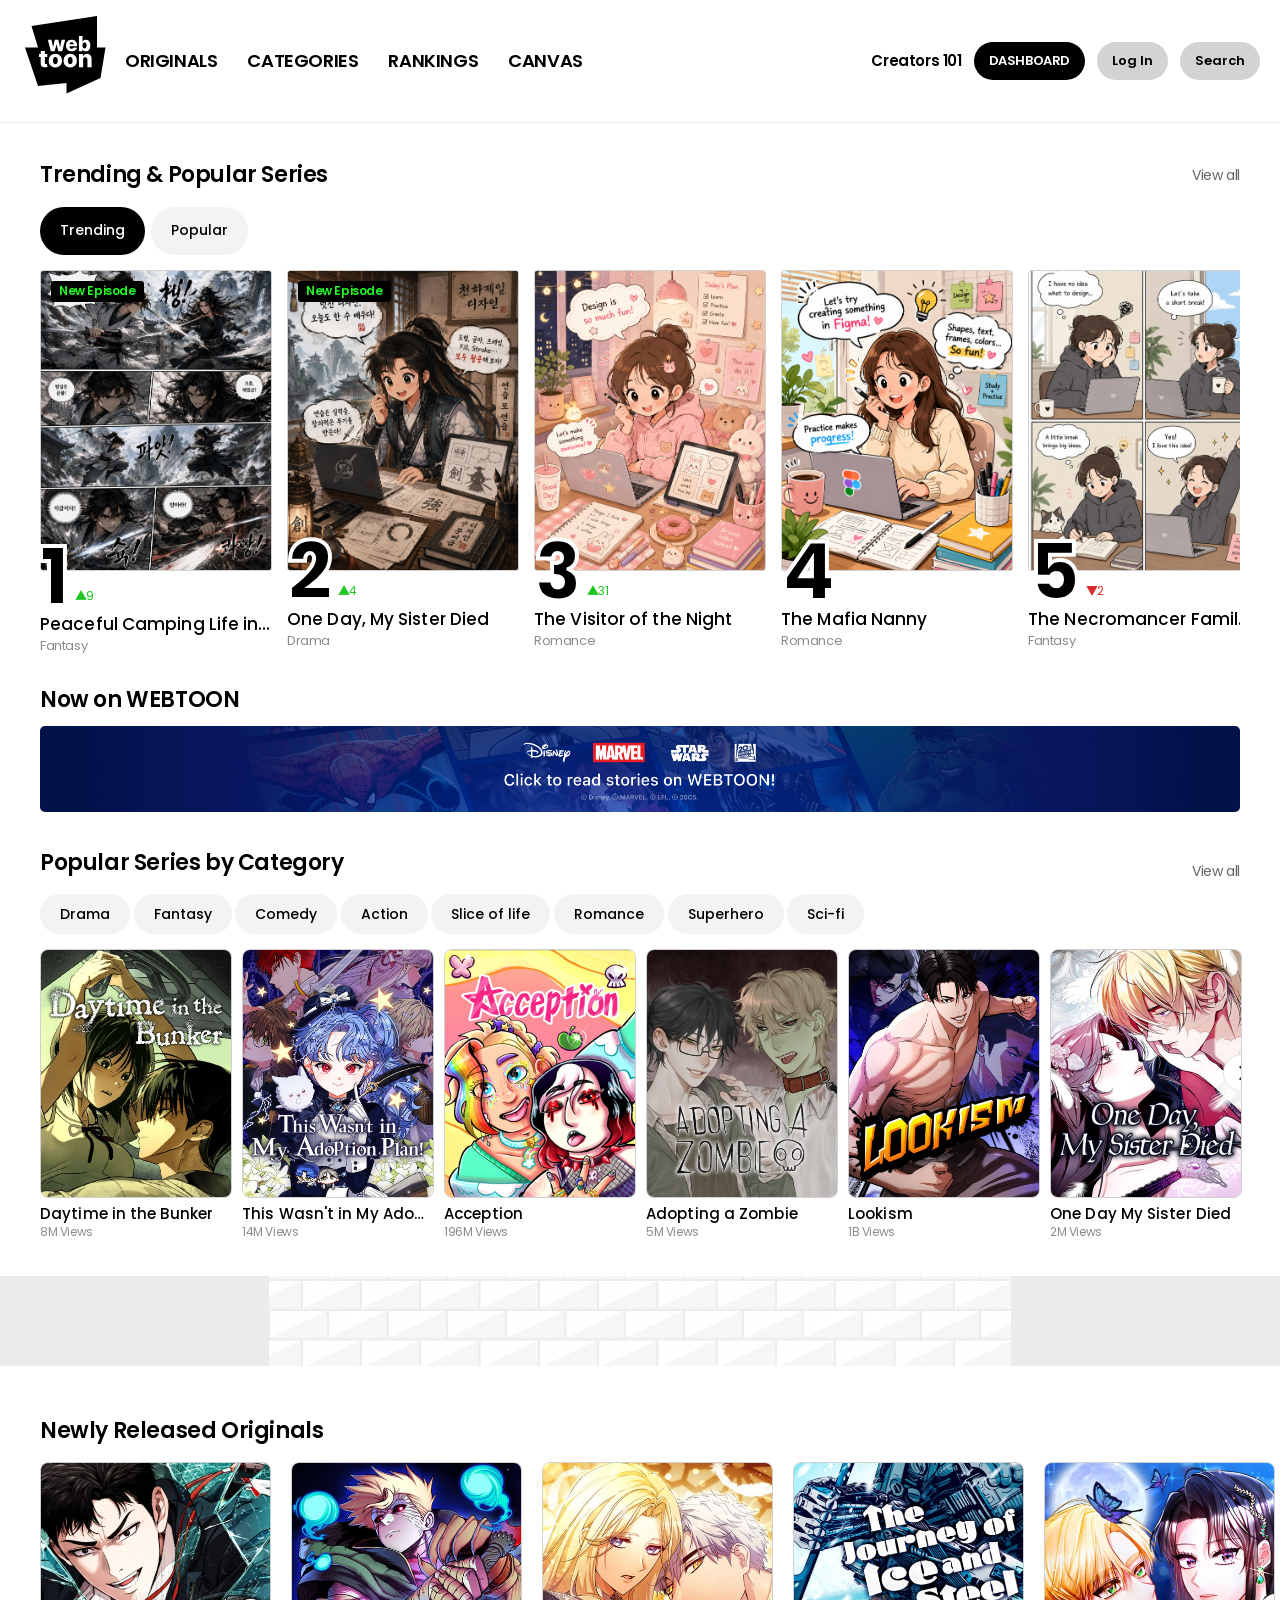
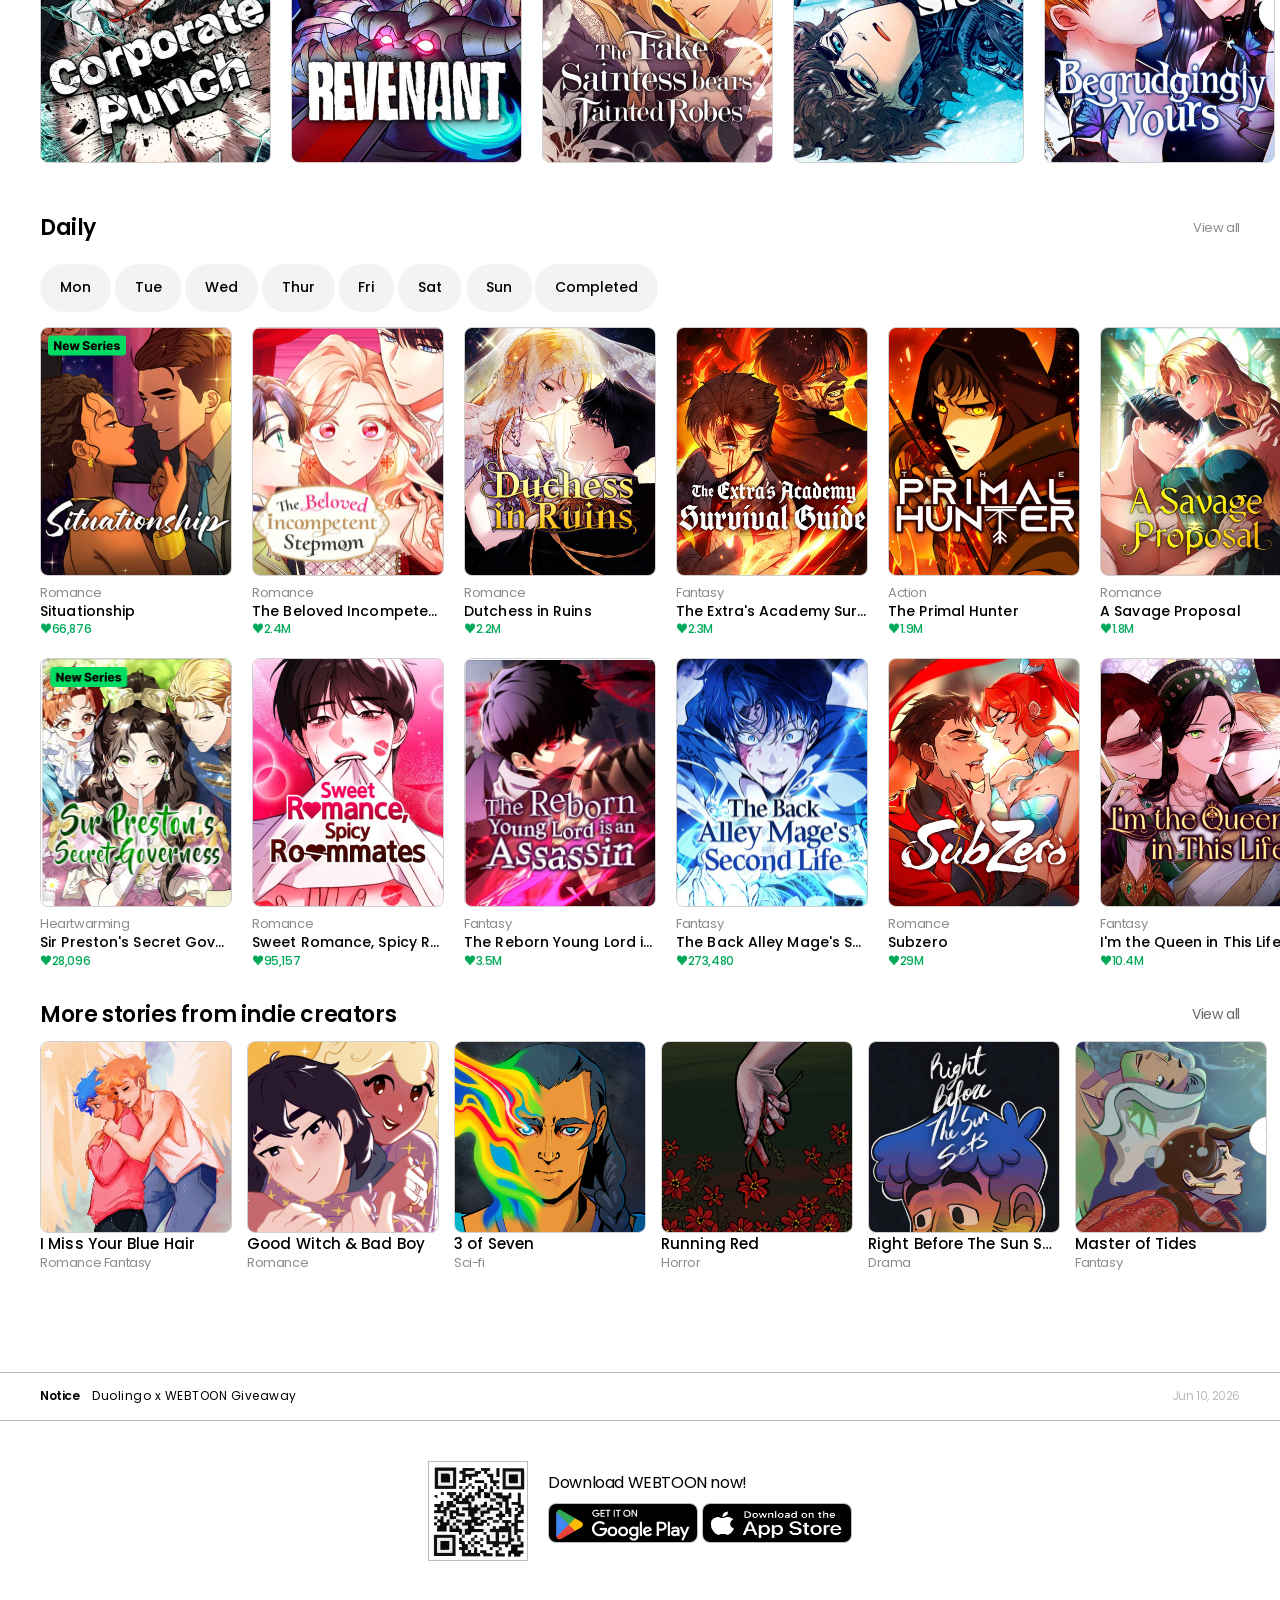
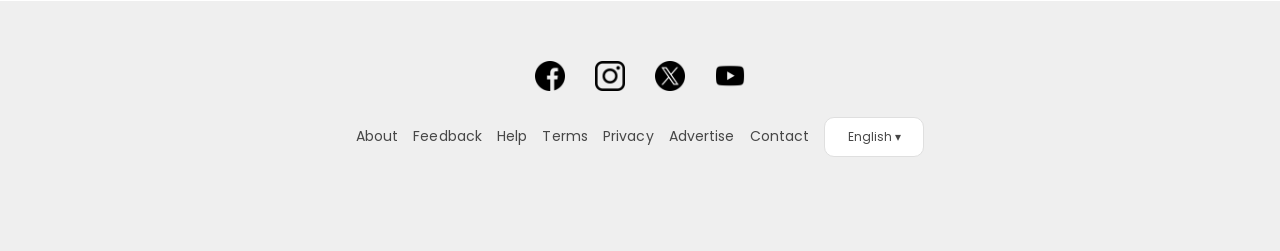
<file: index.html>
<!doctype html>
<html lang="en">
  <head>
    <meta charset="UTF-8" />
    <meta name="viewport" content="width=device-width, initial-scale=1.0" />
    <title>Webtoons.com</title>
    <link rel="stylesheet" href="./css/reset.css" />
    <link rel="stylesheet" href="./css/common.css" />
  </head>
  <body>
    <header class="page_header">
      <div class= "inner">
        <div class="header_left">
          <h1>
            <a href="">
              <img src="./images/logo.svg" alt="webtoon" />
            </a>
          </h1>
          <nav class="gnb">
            <ul>
              <li>
                <a href="./originals.html">ORIGINALS</a>
              </li>
              <li>
                <a href="#">CATEGORIES</a>
              </li>
              <li>
                <a href="#">RANKINGS</a>
              </li>
              <li>
                <a href="#">CANVAS</a>
              </li>
            </ul>
          </nav>
        </div>
        <div class="header_right">
          <a href="#" class="creators101">Creators 101</a>
          <a href="#" class="dashboard">DASHBOARD</a>
          <div>
            <button type="button" class="login_btn">Log In</button>
            <article class="modal_login">
              <h2>Log in now and enjoy free comics</h2>
              <p>
                Start reading thousands of free comics with other fans and
                creators!
              </p>
              <ul>
                <li>
                  <a href="#">Continue with Email</a>
                </li>
                <li>
                  <a href="#">Continue with Google</a>
                </li>
                <li>
                  <a href="#">Continue with Apple</a>
                </li>
                <li>
                  <a href="#">Continue with Facebook</a>
                </li>
                <li>
                  <a href="#">Continue with Line</a>
                </li>
                <li>
                  <a href="#">Continue with X</a>
                </li>
              </ul>
              <button type="button">Layer Close</button>
            </article>
          </div>
          <div>
            <button type="button" class="search_btn">Search</button>
            <article class="modal_search">
              <input type="search" placeholder="search series or creators" />
              <div>no results</div>
              <button type="button">Close</button>
            </article>
          </div>
        </div>
    </header>

    <main class="page_main">
      <div class="page_inner">
        <section class="section_trending">
          <header>
            <h2>Trending & Popular Series</h2>
            <a href="https://www.webtoons.com/en/ranking/trending">View all</a>    
          </header>

          <div class="tab_menu_list">
              <button type="button" class="active">Trending</button>
              <button type="button">Popular</button>
          </div> 

          <div class="webtoons_list">
            <ol>
              <li class="new up">
                <a
                  href="https://www.webtoons.com/en/fantasy/peaceful-camping-life-in-another-world/list?title_no=6674"
                >
                  <div class="image_wrap category_thumb">
                    <img
                      src="./images/1.png" alt="peaceful camping life in another world image" />
                    <div class="badge">New Episode</div>
                  </div>
                  <div class="toons_contents">
                    <div class="ranking">
                      <strong>1</strong>
                      <div class="rank_change">9</div>
                    </div>
                    <div class="toons_info">
                      <h3>Peaceful Camping Life in Another World</h3>
                      <div class="genre">Fantasy</div>
                    </div>
                  </div>
                </a>
              </li>
              <li class="new up">
                <a
                  href="https://www.webtoons.com/en/drama/one-day-my-sister-died/list?title_no=8945"
                >
                  <div class="image_wrap trending_thumb">
                    <img src="./images/2.png" alt="one day my sister died image" />
                    <div class="badge">New Episode</div>
                  </div>
                  <div class="toons_contents"> <!-- relative- margin top -55 to the top-->
                    <div class="ranking">
                      <strong>2</strong>
                      <div class="rank_change">4</div>
                    </div>
                    <div class="toons_info">
                      <h3>One Day, My Sister Died</h3>
                      <div class="genre">Drama</div>
                    </div>
                  </div>
                </a>
              </li>
              <li class="up">
                <a
                  href="https://www.webtoons.com/en/romance/the-visitor-of-the-night/list?title_no=9371"
                >
                  <div class="image_wrap trending_thumb">
                    <img src="./images/3.png" alt="the visitor of the night image" />
                  </div>
                    <div class="toons_contents">
                      <div class="ranking">
                        <strong>3</strong>
                        <div class="rank_change">31</div>
                      </div>
                      <div class="toons_info">
                        <h3>The Visitor of the Night</h3>
                        <div class="genre">Romance</div>
                      </div>
                    </div>
                </a>
              </li>
              <li>
                <a
                  href="https://www.webtoons.com/en/romance/the-mafia-nanny/list?title_no=5879"
                >
                <div class="image_wrap trending_thumb">
                    <img src="./images/4.png" alt="the mafia nanny image" />
                  </div>
                    <div class="toons_contents">
                      <div class="ranking">
                        <strong>4</strong>
                      </div>
                      <div class="toons_info">
                        <h3>The Mafia Nanny</h3>
                        <div class="genre">Romance</div>
                      </div>
                    </div>
                </a>
              </li>
              <li class="down">
                <a
                  href="https://www.webtoons.com/en/fantasy/the-necromancer-familys-young-heir/list?title_no=7413">
                  <div class="image_wrap trending_thumb">
                    <img src="./images/5.png" alt="the necromancer family's young heir image" />
                  </div>
                    <div class="toons_contents">
                      <div class="ranking">
                        <strong>5</strong>
                        <div class="rank_change">2</div>
                      </div>
                      <div class="toons_info">
                        <h3>The Necromancer Family's Young Heir</h3>
                        <div class="genre">Fantasy</div>
                      </div>
                    </div>
                </a>
              </li>
            </ol>
          </div>
        </section>

        <div class="banner">
          <h2>Now on WEBTOON</h2>
          <a href="https://www.webtoons.com/en/disney">
            <img src="./images/banner.png" alt="view disney stories on webtoon" />
          </a>
        </div>

        <section class="category">
          <header>
            <h2> Popular Series by Category</h2>
            <a href="https://www.webtoons.com/en/ranking/originals?subTabGenreCode=DRAMA">View all</a>
          </header>

        <div class="category_tab">
          <button type="button">Drama</button>
          <button type="button">Fantasy</button>
          <button type="button">Comedy</button>
          <button type="button">Action</button>
          <button type="button">Slice of life</button>
          <button type="button">Romance</button>
          <button type="button">Superhero</button>
          <button type="button">Sci-fi</button>
        </div>

        <div class="category_list">
        <div class="drama_list">
          <ul>
            <li>
              <a href="https://www.webtoons.com/en/drama/daytime-in-the-bunker/list?title_no=9842">
                <div class="category_thumb">
                  <img src="./images/6.png" alt="Daytime in the Bunker">
                </div>
                <h3>Daytime in the Bunker</h3>
                <p>8M Views</p>
              </a>
            </li>
            <li>
              <a href="https://www.webtoons.com/en/drama/this-wasnt-in-my-adoption-plan/list?title_no=7566">
                <div class="category_thumb">
                  <img src="./images/7.png" alt="This Wasn't in My Adoption Plan">
                </div>
                <h3>This Wasn't in My Adoption Plan</h3>
                <p>14M Views</p>
              </a>
            </li>
            <li>
              <a href="https://www.webtoons.com/en/drama/acception/list?title_no=1513">
                <div class="category_thumb">
                  <img src="./images/8.png" alt="Acception">
                </div>
                <h3>Acception</h3>
                <p>196M Views</p>
              </a>
            </li>
            <li>
              <a href="https://www.webtoons.com/en/drama/adopting-a-zombie/list?title_no=7062">
                <div class="category_thumb">
                <img src="./images/9.png" alt="Adopting a Zombie">
                </div>
                <h3>Adopting a Zombie</h3>
                <p>5M Views</p>
              </a>
            </li>
            <li>
              <a href="https://www.webtoons.com/en/drama/lookism/list?title_no=1049">
                <div class="category_thumb">
                  <img src="./images/10.png" alt="Lookism">
                </div>
                <h3>Lookism</h3>
                <p>1B Views</p>
              </a>
            </li>
            <li>
              <a href="https://www.webtoons.com/en/drama/one-day-my-sister-died/list?title_no=8945">
                <div class="category_thumb">
                <img src="./images/11.png" alt="One Day My Sister Died">
                </div>
                <h3>One Day My Sister Died</h3>
                <p>2M Views</p>
              </a>
            </li>
          </ul>
        </div>
      </div>

      <!--
        <div class="fantasy_list">
          <ul>
            <li>
              <a href="https://www.webtoons.com/en/fantasy/osora/list?title_no=6202">
                <img src="./images/12.png" alt="Osora">
                <h3>Osora</h3>
                <p>192M Views</p>
              </a>
            </li>
            <li>The Knight Only Lives Today</li>
              <a href="https://www.webtoons.com/en/fantasy/the-knight-only-lives-today/list?title_no=6672">
                <img src="./images/13.png" alt="The Knight Only Lives Today">
                <h3>The Knight Only Lives Today</h3>
                <p>38M Views</p>
              </a>
            <li>The Patron of Villains
              <a href="https://www.webtoons.com/en/fantasy/the-patron-of-villains/list?title_no=9321">
                <img src="./images/14.png" alt="The Patron of Villains">
                <h3>The Patron of Villains</h3>
                <p>11M Views</p>
              </a>
            </li>
            <li>A Spell for Smith
              <a href="https://www.webtoons.com/en/fantasy/a-spell-for-a-smith/list?title_no=6078">
                <img src="./images/15.png" alt="The Patron of Villains">
                <h3>A Spell for Smith</h3>
                <p>24M Views</p>
              </a>
            </li>
            <li>Surviving the Game as a Barbarian
              <a href="https://www.webtoons.com/en/fantasy/surviving-the-game-as-a-barbarian/list?title_no=5515">
                <img src="./images/16.png" alt="The Patron of Villains">
                <h3>Surviving the Game as a Barbarian</h3>
                <p>58M Views</p>
              </a>
            </li>
            <li>The Extra's Academy Survival Guide
              <a href="https://www.webtoons.com/en/fantasy/the-extras-academy-survival-guide/list?title_no=6465">
                <img src="./images/17.png" alt="The Patron of Villains">
                <h3>The Extra's Academy Survival Guide</h3>
                <p>38M Views</p>
              </a>
            </li>
          </ul>
        </div>

        <div class="comedy_list">
          <ul>
            <li>Swolemates
              <a href="https://www.webtoons.com/en/comedy/swolemates/list?title_no=5112">
                <img src="./images/18.png" alt="The Patron of Villains">
                <h3>Swolemates</h3>
                <p>58M Views</p>
              </a>
            </li>
            <li>Cinderella Boy
              <a href="https://www.webtoons.com/en/comedy/cinderella-boy/list?title_no=5912">
                <img src="./images/19.png" alt="The Patron of Villains">
                <h3>Cinderella Boy</h3>
                <p>29M Views</p>
              </a>
            </li>
            <li>Change Your Story
              <a href="https://www.webtoons.com/en/comedy/change-your-story/list?title_no=7591">
                <img src="./images/20.png" alt="The Patron of Villains">
                <h3>Change Your Story</h3>
                <p>13M Views</p>
              </a>
            </li>
            <li>+99 Reinforced Wooden Stick
              <a href="https://www.webtoons.com/en/comedy/99-reinforced-wooden-stick/list?title_no=4286">
                <img src="./images/21.png" alt="The Patron of Villains">
                <h3>+99 Reinforced Wooden Stick</h3>
                <p>57M Views</p>
              </a>
            </li>
            <li>Normal Duke
              <a href="https://www.webtoons.com/en/comedy/normal-duke/list?title_no=8513">
                <img src="./images/22.png" alt="The Patron of Villains">
                <h3>Normal Duke</h3>
                <p>4M Views</p>
              </a>
            </li>
            <li>Introverted Us
              <a href="https://www.webtoons.com/en/comedy/introverted-us/list?title_no=6851">
                <img src="./images/23.png" alt="The Patron of Villains">
                <h3>Introverted Us</h3>
                <p>17M Views</p>
              </a>
            </li>
          </ul>
        </div>

        <div class="action_list">
          <ul>
            <li>Fog Land</li>
            <li>Eleceed</li>
            <li>The Stellar Swordmaster</li>
            <li>Too Many Heros for the Demon Lord</li>
            <li>The Regressed Mercenary Has a Plan</li>
            <li>Teenage Mercernary</li>
          </ul>
        </div>
        <div class="sol_list">
          <ul>
            <li>It'll Be Okay</li>
            <li>Batman: Wayne Family Adventures</li>
            <li>Cherry Waves</li>
            <li>Love Notes for Me?</li>
            <li>Plus One</li>
            <li>Preppity</li>
          </ul>
        </div>
        <div class="romance_list">
          <ul>
            <li>The Mafia Nanny</li>
            <li>Lovebites</li>
            <li>Situationship</li>
            <li>Tears on a Withered Flower</li>
            <li>Love 4 a Walk</li>
            <li>Star Catcher</li>
          </ul>
        </div>
        <div class="superhero_list">
          <ul>
            <li>unOrdinary</li>
            <li>The Superhuman Era</li>
            <li>Mile Morales: Spiderman</li>
            <li>Ultimate X-Men</li>
            <li>Daredevil(2019)</li>
            <li>Urban Animal</li>
          </ul>
        </div>
        <div class="scifi_list">
          <ul>
            <li>In the Bleak Midwinter;</li>
            <li>Sirus of Earth</li>
            <li>City of Blank</li>
            <li>The Journey of Ice and Steel</li>
            <li>False Paradise</li>
            <li>Grand Finale</li>
          </ul>
        </div>
    -->
        </section>
      </div>
    
      <div class="block">
        <img src="./images/block.png" alt="block image">
      </div>

      <div class="page_inner">
        <section class="new_released">
        <h2>Newly Released Originals</h2>
        <ul>
          <li>
            <a href="https://www.webtoons.com/en/action/corporate-punch/list?title_no=10337">
              <div class="new_thumb">
                <img src="./images/24.png" alt="corporate punch">
              </div>
            </a>
          </li>
          <li>
            <a href="https://www.webtoons.com/en/action/revenant/list?title_no=8128">
              <div class="new_thumb">
                <img src="./images/25.png" alt="revenant">
              </div>
              </a>
          </li>
          <li>
            <a href="https://www.webtoons.com/en/romance/the-fake-saintess-bears-tainted-robes/list?title_no=10297">
              <div class="new_thumb">
                <img src="./images/26.png" alt="the fake saintess bears tainted robes">
              </div>
              </a>
          </li>
          <li>
            <a href="https://www.webtoons.com/en/sf/the-journey-of-ice-and-steel/list?title_no=10250">
              <div class="new_thumb">
                <img src="./images/27.png" alt="the journey of ice and steel">
              </div>
            </a>
          </li>
          <li>
            <a href="https://www.webtoons.com/en/romance/begrudgingly-yours/list?title_no=10279">
              <div class="new_thumb">
                <img src="./images/28.png" alt="begrudgingly yours">
              </div>
            </a>
          </li>
        </ul>
        </section>

        <section class="daily">
          <header>
            <h2>Daily</h2>
            <a href="https://www.webtoons.com/en/originals/friday">View all</a>
          </header>

          <div class="daily_tab">
              <button type="button" class="active">Mon</button>
              <button type="button">Tue</button>
              <button type="button">Wed</button>
              <button type="button">Thur</button>
              <button type="button">Fri</button>
              <button type="button">Sat</button>
              <button type="button">Sun</button>
              <button type="button">Completed</button>
          </div> 

          <div class="daily_list">
            <div class="monday_list">
              <ul>
                <li>
                  <a href="https://www.webtoons.com/en/romance/situationship/list?title_no=10009">
                    <div class="daily_thumb">
                      <img src="./images/mon1.png" alt="situationship">
                    </div>
                    <div class="monday_info">
                      <div class="genre">Romance</div>
                      <h3>Situationship</h3>
                      <p>66,876</p>
                    </div>
                  </a>
                </li>
                <li>
                  <a href="https://www.webtoons.com/en/romance/the-beloved-incompetent-stepmom/list?title_no=7492">
                    <div class="daily_thumb">
                     <img src="./images/mon2.png" alt="The Beloved Incompetent Stepmom">
                    </div>
                    <div class="monday_info">
                      <div class="genre">Romance</div>
                      <h3>The Beloved Incompetent Stepmom</h3>
                      <p>2.4M</p>
                    </div>
                  </a>
                </li>
                <li>
                  <a href="https://www.webtoons.com/en/romance/duchess-in-ruins/list?title_no=7109">
                    <div class="daily_thumb">
                      <img src="./images/mon3.png" alt="The Dutchess in Ruin">
                    </div>
                    <div class="monday_info">
                      <div class="genre">Romance</div>
                      <h3>Dutchess in Ruins</h3>
                      <p>2.2M</p>
                    </div>
                  </a>
                </li>
                <li>
                  <a href="https://www.webtoons.com/en/fantasy/the-extras-academy-survival-guide/list?title_no=6465">
                    <div class="daily_thumb ">
                      <img src="./images/mon4.png" alt="The Extra's Academy Survival Guide">
                    </div>
                    <div class="monday_info">
                      <div class="genre">Fantasy</div>
                      <h3>The Extra's Academy Survival Guide</h3>
                      <p>2.3M</p>
                    </div>
                  </a>
                </li>
                <li>
                  <a href="https://www.webtoons.com/en/action/the-primal-hunter/list?title_no=5970">
                    <div class="daily_thumb">
                      <img src="./images/mon5.png" alt="The Primal Hunter">
                    </div>
                    <div class="monday_info">
                      <div class="genre">Action</div>
                      <h3>The Primal Hunter</h3>
                      <p>1.9M</p>
                    </div>
                  </a>
                </li>
                <li>
                  <a href="https://www.webtoons.com/en/romance/a-savage-proposal/list?title_no=7121">
                    <div class="daily_thumb">
                      <img src="./images/mon6.png" alt="A Savage Proposal">
                    </div>
                    <div class="monday_info">
                      <div class="genre">Romance</div>
                      <h3>A Savage Proposal</h3>
                      <p>1.8M</p>
                    </div>
                  </a>
                </li>
                <li>
                  <a href="https://www.webtoons.com/en/heartwarming/sir-prestons-secret-governess/list?title_no=10255">
                    <div class="daily_thumb">
                      <img src="./images/mon7.png" alt="Sir Preston's Secret Governess">
                    </div>
                    <div class="monday_info">
                      <div class="genre">Heartwarming</div>
                      <h3>Sir Preston's Secret Governess</h3>
                      <p>28,096</p>
                    </div>
                  </a>
                </li>
                <li>
                  <a href="https://www.webtoons.com/en/romance/sweet-romance-spicy-roommates/list?title_no=9578">
                    <div class="daily_thumb">
                      <img src="./images/mon8.png" alt="Sweet Romance, Spicy Roommates">
                    </div>  
                    <div class="monday_info">
                      <div class="genre">Romance</div>
                      <h3>Sweet Romance, Spicy Roommates</h3>
                      <p>95,157</p>
                    </div>
                  </a>
                </li>
                <li>
                  <a href="https://www.webtoons.com/en/fantasy/the-reborn-young-lord-is-an-assassin/list?title_no=6107">
                    <div class="daily_thumb">
                      <img src="./images/mon9.png" alt="The Reborn Young Lord is an Assassin">
                    </div>
                    <div class="monday_info">
                      <div class="genre">Fantasy</div>
                      <h3>The Reborn Young Lord is an Assassin</h3>
                      <p>3.5M</p>
                    </div>
                  </a>
                </li>
                <li>
                  <a href="https://www.webtoons.com/en/fantasy/the-back-alley-mages-second-life/list?title_no=9175">
                    <div class="daily_thumb">
                      <img src="./images/mon10.png" alt="The Back Alley Mage's Second Life">
                    </div>
                    <div class="monday_info">
                      <div class="genre">Fantasy</div>
                      <h3>The Back Alley Mage's Second Life</h3>
                      <p>273,480</p>
                    </div>
                  </a>
                </li>
                <li>
                  <a href="https://www.webtoons.com/en/romance/subzero/list?title_no=1468">
                    <div class="daily_thumb">
                      <img src="./images/mon11.png" alt="Subzero">
                    </div>
                    <div class="monday_info">
                      <div class="genre">Romance</div>
                      <h3>Subzero</h3>
                      <p>29M</p>
                    </div>
                  </a>
                </li>
                <li>
                  <a href="https://www.webtoons.com/en/fantasy/im-the-queen-in-this-life/list?title_no=4886">
                    <div class="daily_thumb">
                      <img src="./images/mon12.png" alt="I'm the Queen in This Life">
                    </div>
                    <div class="monday_info">
                      <div class="genre">Fantasy</div>
                      <h3>I'm the Queen in This Life</h3>
                      <p>10.4M</p>
                    </div>
                  </a>
                </li>
              </ul>
            </div>
          </div>
        </section>

        <section class="indie_creators">
          <header>
            <h2>More stories from indie creators</h2>
            <a href="https://www.webtoons.com/en/canvas">View all</a>
          </header>
          
          <ul>
            <li>
              <a href="https://www.webtoons.com/en/canvas/i-miss-your-blue-hair/list?title_no=1009129">
                <div class="indie_thumb">
                  <img src="./images/i1.png" alt="I Miss Your Blue Hair">
                </div>
                <h3>I Miss Your Blue Hair</h3>
                <p>Romance Fantasy</p>
              </a>
            </li>
            <li>
              <a href="https://www.webtoons.com/en/canvas/good-witch-bad-boy/list?title_no=10930279">
                <div class="indie_thumb">
                  <img src="./images/i2.png" alt="Good Witch & Bad Boy">
                </div>
                <h3>Good Witch & Bad Boy</h3>
                <p>Romance</p>
              </a>
            </li>
            <li>
              <a href="https://www.webtoons.com/en/canvas/3-of-seven/list?title_no=1112589">
                <div class="indie_thumb">
                  <img src="./images/i3.png" alt="3 of Seven">
                </div>
                <h3>3 of Seven</h3>
                <p>Sci-fi</p>
              </a>
            </li>
            <li>
              <a href="https://www.webtoons.com/en/canvas/running-red/list?title_no=1115539">
                <div class="indie_thumb">
                  <img src="./images/i4.png" alt="Running Red">
                </div>
                <h3>Running Red</h3>
                <p>Horror</p>
              </a>
            </li>
            <li>
              <a href="https://www.webtoons.com/en/canvas/right-before-the-sun-sets/list?title_no=1079151">
                <div class="indie_thumb">
                  <img src="./images/i5.png" alt="Right Before The Sun Sets">
                </div>
                <h3>Right Before The Sun Sets</h3>
                <p>Drama</p>
              </a>
            </li>
            <li>
              <a href="https://www.webtoons.com/en/canvas/master-of-tides/list?title_no=488869">
                <div class="indie_thumb">
                 <img src="./images/i6.png" alt="Master of Tides">
                </div>
                <h3>Master of Tides</h3>
                <p>Fantasy</p>
              </a>
            </li>
          </ul>
        </section>
      </div>
    </main>
    
    <section class="notice">
      <div class="notice_inner">
        <div class="notice_left">
          <a href="https://www.webtoons.com/en/notice/list" class="notice_bold">Notice</a>
          <a href="https://www.webtoons.com/en/notice/detail?noticeNo=3686" class="duolingo">Duolingo x WEBTOON Giveaway</a>
        </div>
        <p>Jun 10, 2026</p>
       </div>
    </section>

    <section class="download">
      <img src="./images/barcode.png" alt="qr code" class="qr_code">
      <div class="download_store">
        <p>Download WEBTOON now!</p>
        <div class="download_buttons">
          <a href="https://play.google.com/store/apps/details?id=com.naver.linewebtoon&referrer=utm_source%3Dlinewebtoon%26utm_medium%3Dmobileweb">
            <img src="./images/googleplay.png" alt="download on google play">
          </a>
          <a href="https://apps.apple.com/us/app/webtoon-manga-comics-manhwa/id894546091">
            <img src="./images/appstore.png" alt="download on app store">
          </a>
        </div>
      </div>
    </section>

    <footer>
      <div class="footer_icons">
        <a href="https://www.facebook.com/webtoonofficial/">
          <img src="./images/facebook.png" alt="facebook logo">
        </a>
        <a href="https://www.instagram.com/webtoonofficial/">
          <img src="./images/instagram.png" alt="instagram logo">
        </a>
        <a href="https://x.com/webtoonofficial">
          <img src="./images/twitter.png" alt="x logo">
        </a>
        <a href="https://www.youtube.com/webtoonofficial">
          <img src="./images/youtube.png" alt="youtube logo">
        </a>
      </div>

      <div class="footer_info">
        <a href="https://about.webtoon.com/">About</a>
        <a href="https://webtoon.zendesk.com/hc/en-us/requests/new">Feedback</a>
        <a href="https://webtoon.zendesk.com/hc/en-us">Help</a>
        <a href="https://www.webtoons.com/en/terms">Terms</a>
        <a href="https://www.webtoons.com/en/terms/privacyPolicy">Privacy</a>
        <a href="https://advertising.webtoon.com/en/home">Advertise</a>
        <a href="https://www.webtoons.com/en/contact">Contact</a>
        <div class="footer_lang">
          <button type="button" class="lang_toggle">English ▾ </button>
            <ul class="button_dropdown">
              <li><button type="button">English</button></li>
              <li><button type="button">Chinese</button></li>
              <li><button type="button">Thai</button></li>
              <li><button type="button">Indonesia</button></li>
              <li><button type="button">Español</button></li>
              <li><button type="button">Français</button></li>
              <li><button type="button">Deutsch</button></li>
            </ul>
        </div>
      </div>
    </footer>

    <script>
      const btn1 = document.querySelector('.tab_menu_list button:first-child')
      const btn2 = document.querySelector('.tab_menu_list button:last-child')
      btn1.addEventListener('click', (e) => {
        btn2.classList.remove('active')
        e.target.classList.add('active')
      })
      btn2.addEventListener('click', (e) => {
        e.target.classList.add('active')
        btn1.classList.remove('active')
      })
    </script>
  </body>
</html>
</file>
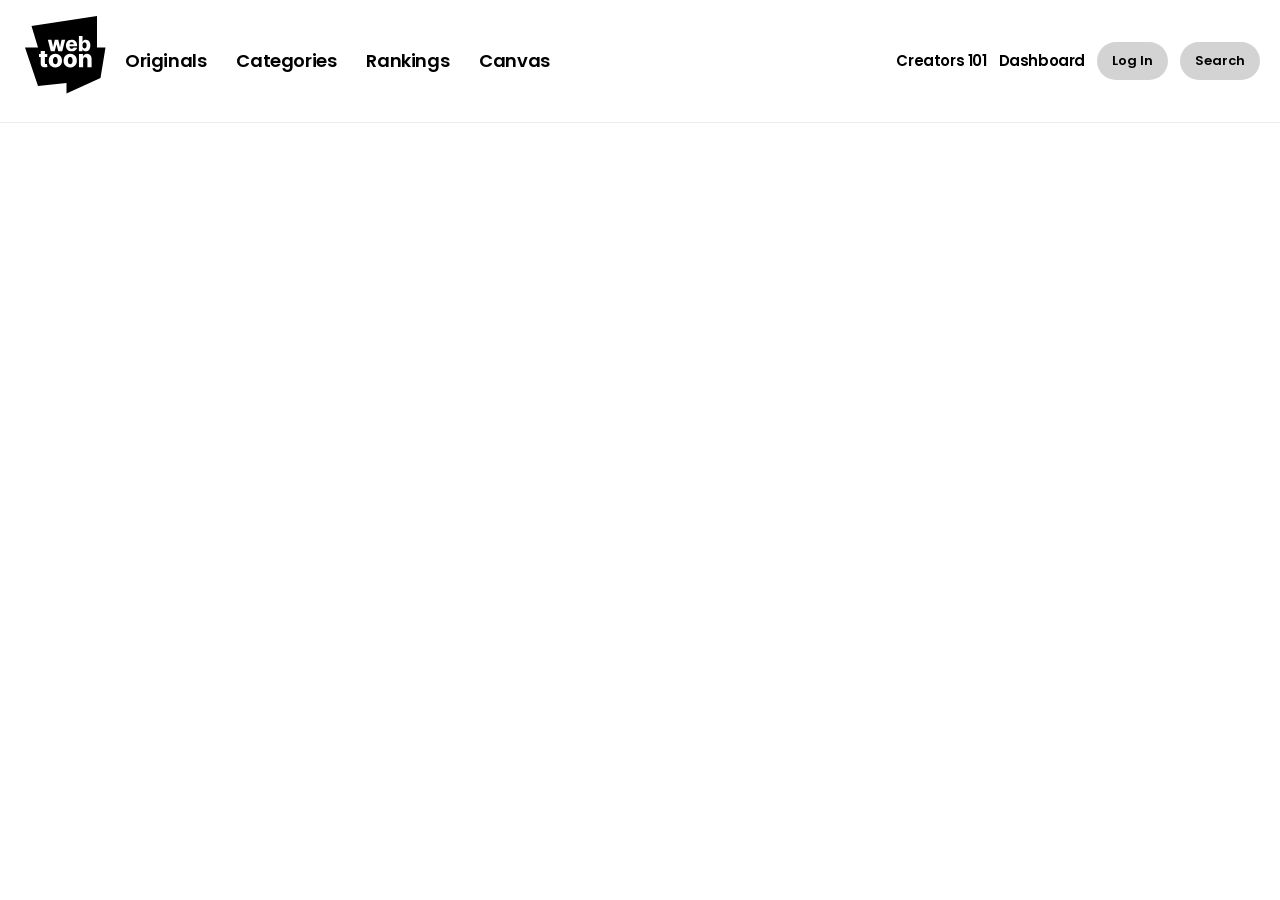
<file: originals.html>
<!doctype html>
<html lang="en">
  <head>
    <meta charset="UTF-8" />
    <meta name="viewport" content="width=device-width, initial-scale=1.0" />
    <title>Document</title>
    <link rel="stylesheet" href="./css/reset.css" />
    <link rel="stylesheet" href="./css/common.css" />
  </head>
  <body>
    <header class="page_header">
      <div class="inner">
        <div class="header_left">
          <h1>
            <a href="/">
              <img src="./images/logo.svg" alt="webtoon" />
            </a>
          </h1>
          <nav class="gnb">
            <ul>
              <li>
                <a href="./originals.html">Originals</a>
              </li>
              <li>
                <a href="#">Categories</a>
              </li>
              <li>
                <a href="#">Rankings</a>
              </li>
              <li>
                <a href="#">Canvas</a>
              </li>
            </ul>
          </nav>
        </div>
        <div class="header_right">
          <a href="#" class="creators101">Creators 101</a>
          <a href="#">Dashboard</a>
          <div>
            <button type="button" class="login_btn">Log In</button>
            <article class="modal_login">
              <h2>Log in now and enjoy free comics</h2>
              <p>
                Start reading thousands of free comics with other fans and
                creators!
              </p>
              <ul>
                <li>
                  <a href="#">Continue with Email</a>
                </li>
                <li>
                  <a href="#">Continue with Google</a>
                </li>
                <li>
                  <a href="#">Continue with Apple</a>
                </li>
                <li>
                  <a href="#">Continue with Facebook</a>
                </li>
                <li>
                  <a href="#">Continue with Line</a>
                </li>
                <li>
                  <a href="#">Continue with X</a>
                </li>
              </ul>
              <button type="button">Layer Close</button>
            </article>
          </div>
          <div>
            <button type="button" class="search_btn">Search</button>
            <article class="modal_search">
              <input type="search" placeholder="search series or creators" />
              <div>no results</div>
              <button type="button">Close</button>
            </article>
          </div>
        </div>
      </div>
    </header>

    <h2>Original</h2>

    <div class="container">
      <div class="a">A</div>
      <div class="b">B</div>
      <div class="c">C</div>
    </div>
  </body>
</html>
</file>
<file: css/common.css>
@charset "utf-8";

@import url("https://fonts.googleapis.com/css2?family=Noto+Sans+KR:wght@100..900&family=Poppins:ital,wght@0,100;0,200;0,300;0,400;0,500;0,600;0,700;0,800;0,900;1,100;1,200;1,300;1,400;1,500;1,600;1,700;1,800;1,900&display=swap");

body {
  font-family: "Poppins", "Noto sans kr", Helvetica, sans-serif;
  letter-spacing: -0.4px;
  line-height: 1.4;
}

.page_header {
  background-color: white;
  position: fixed;
  left: 0;
  right: 0;
  top: 0;
  z-index: 9999;
  border-bottom: 1px solid rgb(236, 236, 236);
}

.page_header .inner {
  max-width: 1400px;
  padding: 0 20px;
  width: 100%;
  margin: 10px auto; /* top/bottom. left/right */
  /* background-color: gold; */
  display: flex;
  justify-content: space-between;
}

.gnb a {
  padding: 5px; /* left, right */
  font-size: 18px;
  font-weight: 600;
}

.header_left {
  display: flex;
  gap: 10px;
  /* background-color: blue; */
  align-items: center;
}
.gnb ul {
  display: flex;
  gap: 20px;
}
.header_right {
  font-size: 15px;
  font-weight: 600;
  /*  background-color: red; */
  display: flex;
  gap: 12px;
  align-items: center;
}

.header_right button,
.header_right .dashboard {
  border-radius: 40px;
  background-color: lightgray;
  font-size: 13px;
  font-weight: 600;
  padding: 0 15px;
  height: 38px;
}

.header_right .dashboard {
  display: flex;
  align-items: center;
  justify-content: center;
  background-color: black;
  color: white;
}

.modal_login,
.modal_search {
  display: none;
}
.modal_login {
  max-width: 380px;
  border-radius: 20px;
  border-color: lightgrey;
  background-color: white;
  max-height: 550px;
  text-align: center;
}

.modal_login a {
  /* border-color: lightgrey;
  border-width: 1px;
  border-style: solid; */
  border: 1px solid lightgrey;
  border-radius: 5px;
  padding: 10px 30px;
  font-size: 12px;
  display: block;
}

.modal_login h2 {
  font-size: 20px;
}

.modal_login p {
  font-size: 13px;
}

/*
.container {
  width: 1000px;
  background-color: olive;
  height: 120px;
  display: flex;
  column-gap: 20px;
  justify-content: space-between;
  align-items: flex-end;
}

.a {
  background-color: tomato;
}
.b {
  background-color: dodgerblue;
}
.c {
  background-color: pink;
}
  */
/* Trending & Popular series */

.page_main .page_inner {
  max-width: 1200px;
  width: 100%;
  margin-left: auto;
  margin-right: auto;
}

.section_trending {
  margin: 160px auto 0;
}

.section_trending header {
  display: flex;
  align-items: center;
  justify-content: space-between;
  padding-bottom: 16px;
}

.section_trending h2 {
  font-size: 22px;
  font-weight: 600;
}

.section_trending header a {
  font-size: 14px;
  color: #666;
}
.tab_menu_list {
  display: flex;
  gap: 6px;
  padding: 0 0 15px;
}
.tab_menu_list button {
  font-size: 14px;
  font-weight: 500;
  padding: 0 20px;
  background-color: #f3f3f3;
  height: 48px;
  border-radius: 30px;
}

.tab_menu_list button:hover {
  background-color: #c0c0c0;
}

.tab_menu_list .active {
  background-color: #000;
  color: #fff;
}

.tab_menu_list .active:hover {
  background-color: #000;
}

.webtoons_list ol {
  display: flex;
  gap: 15px;
}

.webtoons_list {
  overflow: hidden;
}

.webtoons_list li {
  width: 232px;
}

.webtoons_list .new .badge {
  display: block;
}

.webtoons_list .rank_change {
  display: none;
}

.webtoons_list .up .rank_change::before {
  content: "▲";
}

.webtoons_list .down .rank_change::before {
  content: "▼";
}

.webtoons_list .up .rank_change {
  color: #1dc720;
  display: inline;
}

.webtoons_list .down .rank_change {
  color: rgb(219, 44, 44);
  display: inline;
}

.badge {
  top: 10px;
  left: 10px;
  position: absolute;
  display: none;
  background-color: black;
  color: #24f627;
  font-size: 12px;
  font-weight: 600;
  padding: 2px 8px;
  border-radius: 3px;
}

.trending_thumb {
  overflow: hidden;
}

.trending_thumb:hover img {
  scale: 1.05;
}

.trending_thumb img {
  width: 100%;
  height: 100%;
  object-fit: cover;
  transition: 0.5s ease-out;
}

.webtoons_list .image_wrap {
  width: 232px;
  height: 301px;
  /* outline: 1px solid red; */
  overflow: hidden;
  position: relative;
  border-radius: 3px;
  border: solid rgb(210, 210, 210) 1px;
}

.webtoons_list .image_wrap img {
  width: 100%;
  height: 100%;
  object-fit: cover;
  /* 왜 맥스 윗드 맥스 하잇은 적용이 안되는지?*/
  /* cover, contain, fill, none, scale down*/
}

.toons_contents {
  position: relative;
  margin-top: -55px;
}

.toons_contents .ranking {
  display: flex;
  gap: 5px;
  align-items: center;
}

.toons_contents strong {
  font-size: 80px;
  font-weight: 800;
  -webkit-text-stroke: 4px white; /* Thickness and border color */
}

.toons_contents .rank_change {
  position: relative;
  top: 20px;
  font-size: 12px;
}

.toons_info {
  position: relative;
  margin-top: -20px;
}

.toons_contents h3 {
  font-weight: 500;
  font-size: 17px;
  letter-spacing: 0.1px;
}

.toons_contents h3,
.drama_list h3,
.monday_list h3,
.indie_creators h3 {
  text-overflow: ellipsis;
  white-space: nowrap; /*줄바꿈 금지*/
  overflow: hidden;
}

.genre {
  color: #8c8c8c;
  font-size: 13px;
}

.banner {
  display: flex;
  flex-direction: column;
  margin: 5px auto;
}

.banner h2 {
  font-size: 22px;
  font-weight: 600;
  margin: 0px 0 10px 0;
  padding: 25px 0 0;
}

.banner img {
  border-radius: 5px;
  width: 100%;
}
.category {
  margin: 30px 0 15px;
}
.category header {
  display: flex;
  justify-content: space-between;
  align-items: center;
  width: 100%;
}

.category h2 {
  font-size: 22px;
  font-weight: 600;
  margin: 0 0 15px;
}

.category header a {
  font-size: 14px;
  color: #666;
}

.category_tab button {
  border-radius: 30px;
  font-size: 14px;
  font-weight: 500;
  background-color: #f3f3f3;
  padding: 0 20px;
  margin: 0 0 15px;
  height: 40px;
}

.category_list ul {
  display: flex;
  gap: 10px;
}

.category_list li {
  width: 192px;
}

.category_thumb {
  width: 192px;
  height: 249px;
  overflow: hidden;
  margin: 0 0 5px;
  border-radius: 8px;
  border: 1px solid rgba(0, 0, 0, 0.183);
}

.category_thumb:hover img {
  scale: 1.05;
}

.category_thumb img {
  width: 100%;
  height: 100%;
  object-fit: cover;
  transition: 0.5s ease-out;
}

.category_list h3 {
  font-size: 15px;
  font-weight: 500;
  letter-spacing: 0.1px;
}

.category_list p {
  color: #8c8c8c;
  font-size: 12px;
}

.block {
  background-color: rgb(235, 235, 235);
  height: 90px;
  display: flex;
  justify-content: center;
  margin: 35px 0 0;
}
.block img {
  height: 100%;
}

.new_released {
  margin: 50px auto;
}

.new_released h2 {
  font-size: 22px;
  font-weight: 600;
  margin: 20px 0 15px;
}

.new_released ul {
  display: flex;
  gap: 20px;
}

.new_released li {
  width: 232px;
}
.new_thumb {
  width: 231px;
  height: 301px;
  overflow: hidden;
  border-radius: 8px;
  border: 1px solid rgba(0, 0, 0, 0.183);
}

.new_thumb:hover img {
  scale: 1.05;
}

.new_thumb img {
  width: 100%;
  height: 100%;
  object-fit: cover;
  transition: 0.5s ease-out;
}

.daily {
  margin: 30px auto;
}
.daily header {
  display: flex;
  justify-content: space-between;
  align-items: center;
  width: 100%;
}

.daily h2 {
  font-size: 22px;
  font-weight: 600;
}

.daily header a {
  color: #8c8c8c;
  font-size: 13px;
  font-weight: 400;
}

.daily_tab button {
  border-radius: 30px;
  font-size: 14px;
  font-weight: 500;
  background-color: #f3f3f3;
  padding: 0 20px;
  margin: 20px 0 15px;
  height: 48px;
}

.daily_list ul {
  display: grid;
  grid-template-columns: repeat(6, 1fr);
  gap: 20px;
}

.daily_list li {
  width: 192px;
}

.daily_list p::before {
  content: "♥";
}

.daily_thumb {
  width: 192px;
  height: 249px;
  overflow: hidden;
  border-radius: 8px;
  border: 1px solid rgba(0, 0, 0, 0.183);
}

.daily_thumb:hover img {
  scale: 1.05;
}

.daily_thumb img {
  width: 100%;
  height: 100%;
  transition: 0.5s ease-out;
}

.daily_list genre {
  font-size: 12px;
  font-weight: 400;
  color: #8c8c8c;
}

.daily_list .monday_info {
  margin: 8px 0 0;
}
.daily_list h3 {
  font-size: 14px;
  font-weight: 500;
  letter-spacing: 0.1px;
}

.daily_list p {
  color: #03aa5a;
  font-size: 12px;
  font-weight: 500;
}

.indie_creators {
  margin: 15px auto 100px;
}

.indie_creators header {
  display: flex;
  justify-content: space-between;
  align-items: center;
  margin: 0 0 10px;
}

.indie_creators h2 {
  font-weight: 600;
  font-size: 22px;
}

.indie_creators header a {
  color: #666;
  font-size: 14px;
}

.indie_creators ul {
  display: flex;
  gap: 15px;
}

.indie_creators li {
  width: 192px;
}

.indie_thumb {
  width: 192px;
  height: 192px;
  overflow: hidden;
  border-radius: 8px;
  border: 1px solid rgba(0, 0, 0, 0.183);
}

.indie_thumb:hover img {
  scale: 1.05;
}

.indie_thumb img {
  width: 100%;
  height: 100%;
  object-fit: cover;
  transition: 0.5s ease-out;
}

.indie_creators h3 {
  font-size: 15px;
  font-weight: 500;
  letter-spacing: 0.1px;
}

.indie_creators p {
  color: #8c8c8c;
  font-size: 13px;
  font-weight: 400;
}

.notice {
  font-size: 12px;
  border-top: solid 0.5px #bcbcbc;
  border-bottom: solid 0.5px #bcbcbc;
  margin-bottom: 40px;
}
.notice .notice_inner {
  display: flex;
  align-items: center;
  justify-content: space-between;
  max-width: 1200px;
  width: 100%;
  margin-left: auto;
  margin-right: auto;
}

.notice_bold {
  font-weight: 600;
}

.duolingo {
  letter-spacing: 0.5px;
  padding: 0 10px;
}

.notice p {
  margin: 15px 0;
  color: #bcbcbc;
}

.download {
  display: flex;
  justify-content: center;
  align-items: center;
  gap: 20px;
  margin-bottom: 40px;
  border-bottom: #bcbcbc;
}

.download .qr_code {
  width: 100px;
  height: 100px;
}

.download img {
  width: 150px;
  border: solid 0.5px #bcbcbc;
}

.download_store {
  display: flex;
  flex-direction: column;
  gap: 8px;
}

.download_buttons img {
  height: 40px;
  border-radius: 8px;
}

footer {
  background-color: #efefef;
  height: 250px;
}

.lang_toggle {
  border: 1px solid #dfdfdf;
  border-radius: 10px;
  width: 100px;
  height: 40px;
  font-size: 12px;
  background: white;
  cursor: pointer;
}

.button_dropdown {
  display: none;
}

.footer_icons {
  margin: 20px 0 0;
  display: flex;
  justify-content: center;
  gap: 30px;
}

.footer_icons img {
  width: 30px;
  height: 30px;
  margin: 60px 0 0;
}

.footer_info {
  display: flex;
  justify-content: center;
  align-items: center;
  gap: 15px;
  margin: 20px 0 0;
  color: #474747;
  font-size: 14px;
  letter-spacing: 0.1px;
}

.footer_info select {
  border-color: #dfdfdf;
  border-radius: 10px;
  padding: 5px 5px;
  font-size: 12px;
}
</file>
